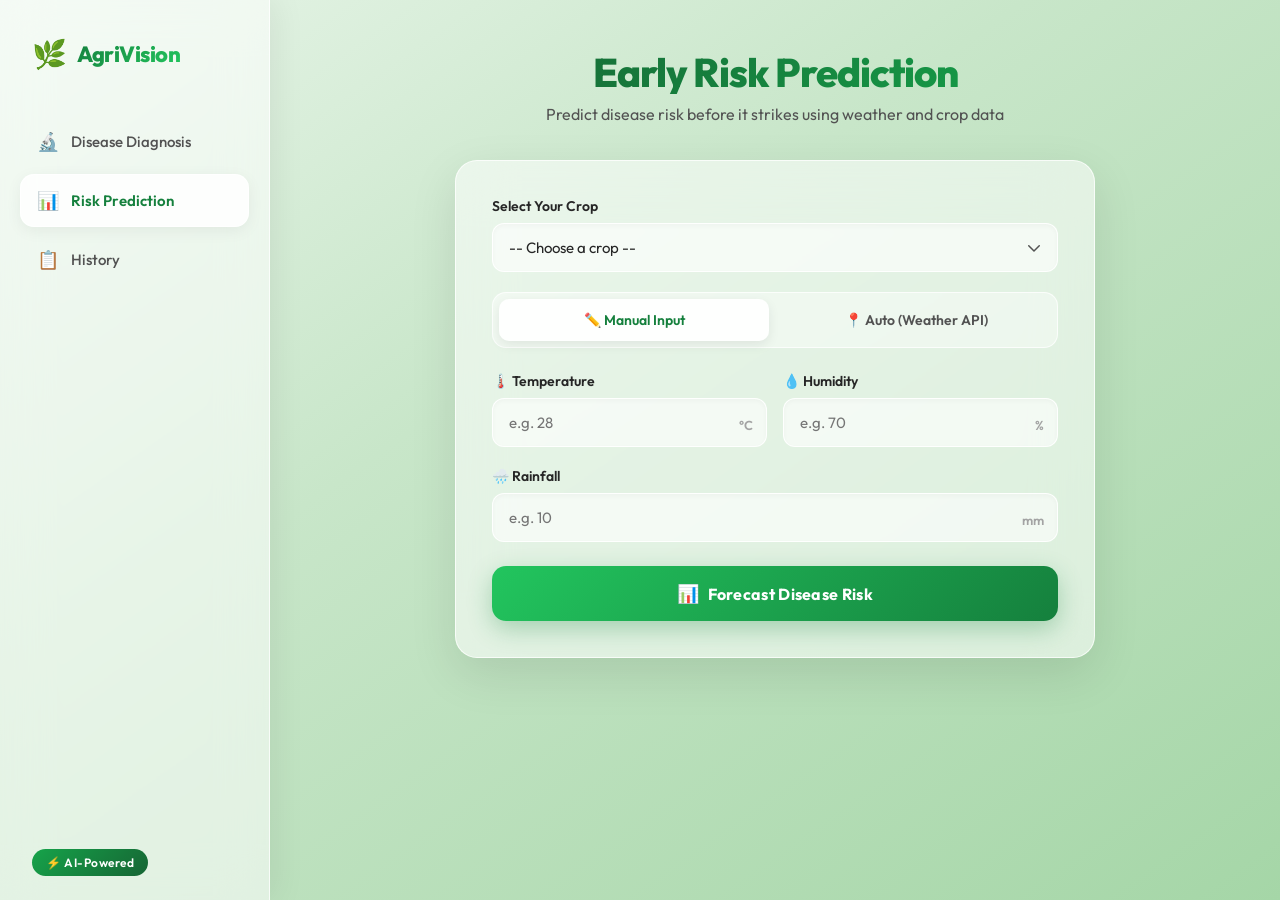
<file: frontend/before.html>
<!DOCTYPE html>
<html lang="en">
<head>
  <meta charset="UTF-8">
  <meta name="viewport" content="width=device-width, initial-scale=1.0">
  <meta name="description" content="AgriVision AI – Predict crop disease risk using weather conditions before infection occurs.">
  <title>AgriVision – Risk Prediction</title>
  <link rel="preconnect" href="https://fonts.googleapis.com">
  <link href="https://fonts.googleapis.com/css2?family=Outfit:wght@300;400;500;600;700;800&display=swap" rel="stylesheet">
  <link rel="stylesheet" href="style.css">
</head>
<body>

<!-- Sidebar -->
<nav class="sidebar" id="sidebar">
  <div class="logo">
    <span class="logo-icon">🌿</span>
    <span class="logo-text">AgriVision</span>
  </div>
  <div class="nav-group">
    <a href="index.html" class="nav-item" id="nav-after">
      <span class="nav-icon">🔬</span>
      <span>Disease Diagnosis</span>
    </a>
    <a href="before.html" class="nav-item active" id="nav-before">
      <span class="nav-icon">📊</span>
      <span>Risk Prediction</span>
    </a>
    <a href="history.html" class="nav-item" id="nav-history">
      <span class="nav-icon">📋</span>
      <span>History</span>
    </a>
  </div>
  <div class="sidebar-footer">
    <span class="badge-ai">⚡ AI-Powered</span>
  </div>
</nav>

<!-- Mobile Header -->
<div class="mobile-header">
  <button class="hamburger" onclick="toggleSidebar()" id="hamburgerBtn" aria-label="Toggle menu">
    <span></span><span></span><span></span>
  </button>
  <div class="logo logo-mobile">🌿 AgriVision</div>
</div>
<div class="sidebar-overlay" id="sidebarOverlay" onclick="closeSidebar()"></div>

<!-- Main Content -->
<main class="main">
  <div class="page-header">
    <h1>Early Risk Prediction</h1>
    <p class="page-subtitle">Predict disease risk before it strikes using weather and crop data</p>
  </div>

  <div class="card">
    <!-- Crop Selector -->
    <div class="input-group">
      <label for="crop">Select Your Crop</label>
      <select id="crop">
        <option value="">-- Choose a crop --</option>
      </select>
    </div>

    <!-- Mode Toggle -->
    <div class="mode-toggle">
      <button class="mode-btn active-mode" id="manualBtn" onclick="setManualMode()">
        ✏️ Manual Input
      </button>
      <button class="mode-btn" id="autoBtn" onclick="setAutoMode()">
        📍 Auto (Weather API)
      </button>
    </div>

    <!-- Manual Inputs -->
    <div id="manualSection" class="weather-section">
      <div class="input-row">
        <div class="input-group">
          <label for="temp">🌡️ Temperature</label>
          <input type="number" id="temp" placeholder="e.g. 28" step="0.1" min="-20" max="60">
          <span class="input-unit">°C</span>
        </div>
        <div class="input-group">
          <label for="humidity">💧 Humidity</label>
          <input type="number" id="humidity" placeholder="e.g. 70" step="0.1" min="0" max="100">
          <span class="input-unit">%</span>
        </div>
      </div>
      <div class="input-group">
        <label for="rainfall">🌧️ Rainfall</label>
        <input type="number" id="rainfall" placeholder="e.g. 10" step="0.1" min="0" max="500">
        <span class="input-unit">mm</span>
      </div>
    </div>

    <!-- Auto Weather Section -->
    <div id="autoSection" style="display:none;" class="weather-section">
      <button class="btn-secondary" onclick="getCurrentLocationWeather()">
        📍 Use My Current Location
      </button>
      <div class="weather-card" id="weatherCard" style="display:none;">
        <div class="weather-item" id="weatherInfo"></div>
        <div class="weather-grid">
          <div class="weather-stat">
            <span class="stat-label">Temperature</span>
            <span class="stat-value" id="tempDisplay">--</span>
          </div>
          <div class="weather-stat">
            <span class="stat-label">Humidity</span>
            <span class="stat-value" id="humDisplay">--</span>
          </div>
          <div class="weather-stat">
            <span class="stat-label">Rainfall</span>
            <span class="stat-value" id="rainDisplay">--</span>
          </div>
        </div>
        <input type="hidden" id="temp">
        <input type="hidden" id="humidity">
        <input type="hidden" id="rainfall">
      </div>
    </div>

    <button class="btn-primary" onclick="predictRisk()">
      <span class="btn-icon">📊</span> Forecast Disease Risk
    </button>

    <!-- Loading -->
    <div class="spinner-container" id="riskSpinner" style="display:none;">
      <div class="spinner"></div>
      <p>Analyzing risk factors...</p>
    </div>

    <!-- Result -->
    <div id="riskResult"></div>
  </div>
</main>

<script src="disease_data.js"></script>
<script src="risk_model.js"></script>
<script src="script.js"></script>
</body>
</html>
</file>
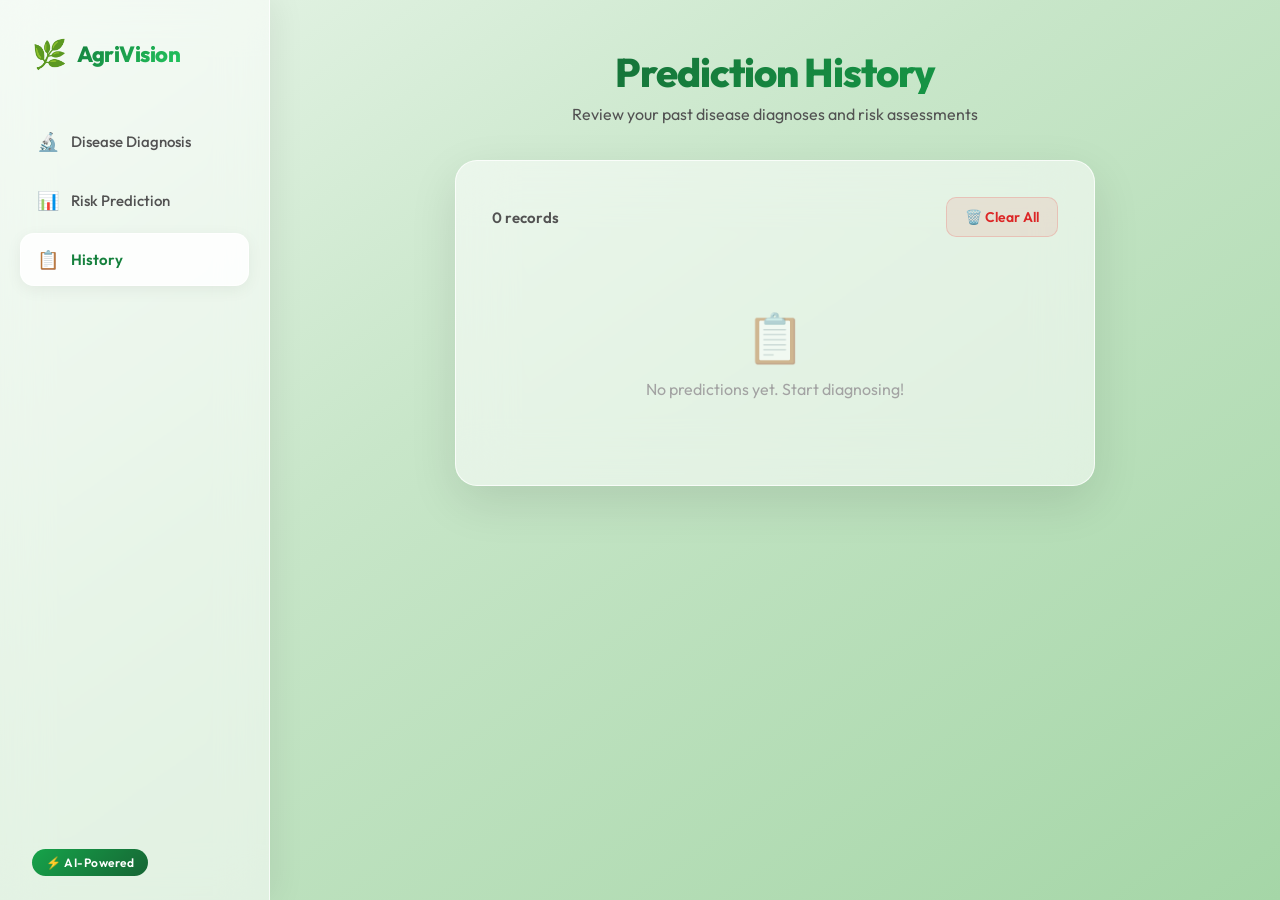
<file: frontend/history.html>
<!DOCTYPE html>
<html lang="en">
<head>
  <meta charset="UTF-8">
  <meta name="viewport" content="width=device-width, initial-scale=1.0">
  <meta name="description" content="AgriVision AI – View your prediction history for disease diagnoses and risk assessments.">
  <title>AgriVision – Prediction History</title>
  <link rel="preconnect" href="https://fonts.googleapis.com">
  <link href="https://fonts.googleapis.com/css2?family=Outfit:wght@300;400;500;600;700;800&display=swap" rel="stylesheet">
  <link rel="stylesheet" href="style.css">
</head>
<body>

<!-- Sidebar -->
<nav class="sidebar" id="sidebar">
  <div class="logo">
    <span class="logo-icon">🌿</span>
    <span class="logo-text">AgriVision</span>
  </div>
  <div class="nav-group">
    <a href="index.html" class="nav-item" id="nav-after">
      <span class="nav-icon">🔬</span>
      <span>Disease Diagnosis</span>
    </a>
    <a href="before.html" class="nav-item" id="nav-before">
      <span class="nav-icon">📊</span>
      <span>Risk Prediction</span>
    </a>
    <a href="history.html" class="nav-item active" id="nav-history">
      <span class="nav-icon">📋</span>
      <span>History</span>
    </a>
  </div>
  <div class="sidebar-footer">
    <span class="badge-ai">⚡ AI-Powered</span>
  </div>
</nav>

<!-- Mobile Header -->
<div class="mobile-header">
  <button class="hamburger" onclick="toggleSidebar()" id="hamburgerBtn" aria-label="Toggle menu">
    <span></span><span></span><span></span>
  </button>
  <div class="logo logo-mobile">🌿 AgriVision</div>
</div>
<div class="sidebar-overlay" id="sidebarOverlay" onclick="closeSidebar()"></div>

<!-- Main Content -->
<main class="main">
  <div class="page-header">
    <h1>Prediction History</h1>
    <p class="page-subtitle">Review your past disease diagnoses and risk assessments</p>
  </div>

  <div class="card">
    <div class="history-toolbar">
      <span id="historyCount" class="history-count">Loading...</span>
      <button class="btn-danger" onclick="clearHistory()">🗑️ Clear All</button>
    </div>
    <div id="historyContainer"></div>
  </div>
</main>

<script src="disease_data.js"></script>
<script src="risk_model.js"></script>
<script src="script.js"></script>
</body>
</html>
</file>
<file: frontend/style.css>
@import url('https://fonts.googleapis.com/css2?family=Outfit:wght@300;400;500;600;700;800&display=swap');

/* =============================================
   DESIGN TOKENS
============================================= */
:root {
  --green-50:  #f0fdf4;
  --green-100: #dcfce7;
  --green-200: #bbf7d0;
  --green-400: #4ade80;
  --green-500: #22c55e;
  --green-600: #16a34a;
  --green-700: #15803d;
  --green-800: #166534;
  --green-900: #14532d;

  --red-400: #f87171;
  --red-500: #ef4444;
  --red-600: #dc2626;

  --amber-400: #fbbf24;
  --amber-500: #f59e0b;

  --neutral-50:  #fafafa;
  --neutral-100: #f5f5f5;
  --neutral-200: #e5e5e5;
  --neutral-400: #a3a3a3;
  --neutral-600: #525252;
  --neutral-800: #262626;
  --neutral-900: #171717;

  --sidebar-w: 270px;
  --card-radius: 22px;
  --glass: rgba(255,255,255,0.55);
  --glass-border: rgba(255,255,255,0.75);
  --glass-shadow: 0 16px 48px rgba(0,0,0,0.10);
  --transition: all 0.3s cubic-bezier(0.4,0,0.2,1);
}

/* =============================================
   GLOBAL RESET
============================================= */
*, *::before, *::after {
  margin: 0; padding: 0;
  box-sizing: border-box;
}

html { scroll-behavior: smooth; }

body {
  font-family: 'Outfit', sans-serif;
  display: flex;
  min-height: 100vh;
  background: linear-gradient(145deg, #e8f5e9 0%, #c8e6c9 40%, #a5d6a7 100%);
  background-attachment: fixed;
  color: var(--neutral-800);
  overflow-x: hidden;
}

/* =============================================
   SIDEBAR
============================================= */
.sidebar {
  width: var(--sidebar-w);
  min-height: 100vh;
  background: var(--glass);
  backdrop-filter: blur(24px);
  -webkit-backdrop-filter: blur(24px);
  border-right: 1px solid var(--glass-border);
  padding: 36px 20px 24px;
  display: flex;
  flex-direction: column;
  gap: 0;
  box-shadow: 4px 0 32px rgba(0,0,0,0.07);
  position: sticky;
  top: 0;
  height: 100vh;
  z-index: 100;
  transition: var(--transition);
}

.logo {
  display: flex;
  align-items: center;
  gap: 10px;
  padding: 0 12px;
  margin-bottom: 44px;
}

.logo-icon { font-size: 28px; }
.logo-text {
  font-size: 22px;
  font-weight: 800;
  background: linear-gradient(135deg, var(--green-700), var(--green-500));
  -webkit-background-clip: text;
  -webkit-text-fill-color: transparent;
  background-clip: text;
  letter-spacing: -0.5px;
}

.nav-group { flex: 1; display: flex; flex-direction: column; gap: 6px; }

.nav-item {
  display: flex;
  align-items: center;
  gap: 12px;
  padding: 14px 16px;
  border-radius: 14px;
  text-decoration: none;
  font-size: 15px;
  font-weight: 500;
  color: var(--neutral-600);
  transition: var(--transition);
  border: 1px solid transparent;
}

.nav-icon { font-size: 18px; }

.nav-item:hover {
  background: rgba(255,255,255,0.7);
  color: var(--green-700);
  transform: translateX(4px);
  border-color: var(--glass-border);
}

.nav-item.active {
  background: rgba(255,255,255,0.85);
  color: var(--green-700);
  font-weight: 600;
  border-color: var(--glass-border);
  box-shadow: 0 4px 16px rgba(0,0,0,0.06);
}

.sidebar-footer { margin-top: auto; padding: 0 12px; }
.badge-ai {
  display: inline-block;
  background: linear-gradient(135deg, var(--green-600), var(--green-800));
  color: #fff;
  font-size: 12px;
  font-weight: 600;
  padding: 6px 14px;
  border-radius: 999px;
  letter-spacing: 0.5px;
}

/* =============================================
   MOBILE HEADER
============================================= */
.mobile-header {
  display: none;
  align-items: center;
  justify-content: space-between;
  padding: 16px 20px;
  background: var(--glass);
  backdrop-filter: blur(20px);
  -webkit-backdrop-filter: blur(20px);
  border-bottom: 1px solid var(--glass-border);
  position: sticky;
  top: 0;
  z-index: 200;
}

.logo-mobile { font-size: 18px; font-weight: 700; color: var(--green-700); }

.hamburger {
  width: 40px; height: 40px;
  background: rgba(255,255,255,0.6);
  border: 1px solid var(--glass-border);
  border-radius: 10px;
  display: flex;
  flex-direction: column;
  align-items: center;
  justify-content: center;
  gap: 5px;
  cursor: pointer;
  padding: 0;
}
.hamburger span {
  display: block;
  width: 18px; height: 2px;
  background: var(--green-700);
  border-radius: 2px;
  transition: var(--transition);
}

.sidebar-overlay {
  display: none;
  position: fixed;
  inset: 0;
  background: rgba(0,0,0,0.35);
  z-index: 150;
  opacity: 0;
  transition: opacity 0.3s;
}
.sidebar-overlay.visible { display: block; opacity: 1; }

/* =============================================
   MAIN CONTENT
============================================= */
.main {
  flex: 1;
  padding: 50px 40px;
  display: flex;
  flex-direction: column;
  align-items: center;
  max-width: calc(100% - var(--sidebar-w));
}

.page-header {
  width: 100%;
  max-width: 640px;
  text-align: center;
  margin-bottom: 36px;
}

h1 {
  font-size: 40px;
  font-weight: 800;
  background: linear-gradient(135deg, var(--green-800) 0%, var(--green-600) 100%);
  -webkit-background-clip: text;
  -webkit-text-fill-color: transparent;
  background-clip: text;
  letter-spacing: -1px;
  line-height: 1.1;
}

.page-subtitle {
  margin-top: 10px;
  font-size: 16px;
  color: var(--neutral-600);
  font-weight: 400;
}

/* =============================================
   CARD
============================================= */
.card {
  width: 100%;
  max-width: 640px;
  background: var(--glass);
  backdrop-filter: blur(28px);
  -webkit-backdrop-filter: blur(28px);
  border-radius: var(--card-radius);
  border: 1px solid var(--glass-border);
  box-shadow: var(--glass-shadow);
  padding: 36px;
  transition: var(--transition);
}

/* =============================================
   MODEL STATUS
============================================= */
.model-status {
  display: flex;
  align-items: center;
  gap: 10px;
  background: rgba(255,255,255,0.6);
  border: 1px solid var(--glass-border);
  border-radius: 12px;
  padding: 12px 16px;
  margin-bottom: 24px;
  font-size: 14px;
  font-weight: 500;
  color: var(--neutral-600);
}

.status-dot {
  width: 10px; height: 10px;
  border-radius: 50%;
  flex-shrink: 0;
}
.status-dot.loading {
  background: var(--amber-500);
  animation: pulse 1.2s ease-in-out infinite;
}
.status-dot.ready { background: var(--green-500); }
.status-dot.error { background: var(--red-500); }

@keyframes pulse {
  0%, 100% { opacity: 1; transform: scale(1); }
  50% { opacity: 0.5; transform: scale(0.8); }
}

/* =============================================
   UPLOAD ZONE
============================================= */
.upload-zone {
  position: relative;
  border: 2px dashed rgba(74,222,128,0.5);
  border-radius: 18px;
  background: rgba(255,255,255,0.35);
  transition: var(--transition);
  cursor: pointer;
  margin-bottom: 24px;
  overflow: hidden;
}
.upload-zone:hover, .upload-zone.drag-over {
  border-color: var(--green-500);
  background: rgba(255,255,255,0.6);
  transform: scale(1.01);
}
.upload-zone.drag-over { box-shadow: 0 0 0 4px rgba(74,222,128,0.2); }

.upload-zone input[type="file"] {
  position: absolute;
  inset: 0;
  opacity: 0;
  cursor: pointer;
  z-index: 2;
}

.upload-content {
  padding: 40px;
  display: flex;
  flex-direction: column;
  align-items: center;
  gap: 10px;
}
.upload-icon { font-size: 42px; }
.upload-title { font-weight: 600; font-size: 16px; color: var(--neutral-800); }
.upload-subtitle { font-size: 13px; color: var(--neutral-400); }

.preview-container {
  display: none;
  flex-direction: column;
  align-items: center;
  gap: 12px;
  padding: 20px;
}
.preview-container img {
  max-width: 100%;
  max-height: 280px;
  border-radius: 12px;
  object-fit: contain;
  box-shadow: 0 8px 24px rgba(0,0,0,0.12);
}
.remove-btn {
  background: rgba(239,68,68,0.1);
  color: var(--red-500);
  border: 1px solid rgba(239,68,68,0.2);
  padding: 8px 16px;
  border-radius: 8px;
  font-size: 13px;
  font-weight: 600;
  cursor: pointer;
  transition: var(--transition);
  width: auto;
  box-shadow: none;
}
.remove-btn:hover {
  background: rgba(239,68,68,0.2);
  transform: none;
  box-shadow: none;
}

/* =============================================
   INPUTS & LABELS
============================================= */
.input-group {
  display: flex;
  flex-direction: column;
  margin-bottom: 20px;
  position: relative;
}

.input-row {
  display: grid;
  grid-template-columns: 1fr 1fr;
  gap: 16px;
}

label {
  font-size: 14px;
  font-weight: 600;
  color: var(--neutral-700, var(--neutral-800));
  margin-bottom: 8px;
}

input, select {
  width: 100%;
  padding: 14px 16px;
  background: rgba(255,255,255,0.6);
  border: 1.5px solid rgba(255,255,255,0.9);
  border-radius: 12px;
  font-size: 15px;
  font-family: inherit;
  color: var(--neutral-800);
  outline: none;
  transition: var(--transition);
  box-shadow: inset 0 2px 4px rgba(0,0,0,0.03);
}

input:focus, select:focus {
  border-color: var(--green-500);
  background: rgba(255,255,255,0.85);
  box-shadow: 0 0 0 3.5px rgba(74,222,128,0.18);
}

select { appearance: none; background-image: url("data:image/svg+xml,%3Csvg xmlns='http://www.w3.org/2000/svg' fill='none' viewBox='0 0 24 24' stroke='%23525252'%3E%3Cpath stroke-linecap='round' stroke-linejoin='round' stroke-width='2' d='M19 9l-7 7-7-7'/%3E%3C/svg%3E"); background-repeat: no-repeat; background-position: right 14px center; background-size: 18px; }

.input-unit {
  position: absolute;
  right: 14px;
  bottom: 14px;
  font-size: 13px;
  font-weight: 600;
  color: var(--neutral-400);
  pointer-events: none;
}

/* =============================================
   BUTTONS
============================================= */
.btn-primary {
  width: 100%;
  padding: 16px 24px;
  background: linear-gradient(135deg, var(--green-500), var(--green-700));
  color: #fff;
  border: none;
  border-radius: 14px;
  font-size: 16px;
  font-weight: 700;
  font-family: inherit;
  cursor: pointer;
  box-shadow: 0 8px 24px rgba(21,128,61,0.3);
  transition: var(--transition);
  display: flex;
  align-items: center;
  justify-content: center;
  gap: 8px;
  letter-spacing: 0.3px;
}
.btn-primary:hover:not(:disabled) {
  transform: translateY(-3px);
  box-shadow: 0 12px 32px rgba(21,128,61,0.4);
}
.btn-primary:disabled {
  opacity: 0.6;
  cursor: not-allowed;
  transform: none;
}
.btn-icon { font-size: 18px; }

.btn-secondary {
  width: 100%;
  padding: 14px 20px;
  background: rgba(255,255,255,0.7);
  color: var(--green-700);
  border: 1.5px solid var(--glass-border);
  border-radius: 12px;
  font-size: 15px;
  font-weight: 600;
  font-family: inherit;
  cursor: pointer;
  transition: var(--transition);
  box-shadow: 0 4px 12px rgba(0,0,0,0.06);
}
.btn-secondary:hover {
  background: rgba(255,255,255,0.9);
  transform: translateY(-2px);
  box-shadow: 0 8px 20px rgba(0,0,0,0.1);
}

.btn-danger {
  padding: 10px 18px;
  background: rgba(239,68,68,0.1);
  color: var(--red-600);
  border: 1px solid rgba(239,68,68,0.2);
  border-radius: 10px;
  font-size: 14px;
  font-weight: 600;
  font-family: inherit;
  cursor: pointer;
  transition: var(--transition);
  width: auto;
  box-shadow: none;
}
.btn-danger:hover {
  background: rgba(239,68,68,0.15);
  transform: none;
  box-shadow: none;
}

/* =============================================
   MODE TOGGLE
============================================= */
.mode-toggle {
  display: flex;
  gap: 12px;
  margin-bottom: 24px;
  background: rgba(255,255,255,0.4);
  border: 1px solid var(--glass-border);
  border-radius: 14px;
  padding: 6px;
}
.mode-btn {
  flex: 1;
  padding: 12px;
  background: transparent;
  color: var(--neutral-600);
  border: none;
  border-radius: 10px;
  font-size: 14px;
  font-weight: 600;
  font-family: inherit;
  cursor: pointer;
  transition: var(--transition);
  box-shadow: none;
}
.mode-btn:hover { background: rgba(255,255,255,0.6); transform: none; color: var(--green-700); box-shadow: none; }
.mode-btn.active-mode {
  background: rgba(255,255,255,0.9);
  color: var(--green-700);
  box-shadow: 0 4px 12px rgba(0,0,0,0.08);
}

/* =============================================
   WEATHER SECTION
============================================= */
.weather-section { margin-bottom: 24px; }

.weather-card {
  background: rgba(255,255,255,0.5);
  border: 1px solid var(--glass-border);
  border-radius: 16px;
  padding: 20px;
  margin-top: 14px;
}
.weather-item { font-size: 15px; color: var(--neutral-600); margin-bottom: 14px; }
.weather-grid {
  display: grid;
  grid-template-columns: repeat(3, 1fr);
  gap: 12px;
}
.weather-stat {
  background: rgba(255,255,255,0.6);
  border-radius: 12px;
  padding: 12px;
  text-align: center;
  border: 1px solid var(--glass-border);
}
.stat-label { display: block; font-size: 12px; color: var(--neutral-400); font-weight: 500; margin-bottom: 4px; }
.stat-value { display: block; font-size: 20px; font-weight: 700; color: var(--green-700); }

/* =============================================
   SPINNER
============================================= */
.spinner-container {
  display: flex;
  flex-direction: column;
  align-items: center;
  gap: 14px;
  padding: 30px;
  margin-top: 16px;
  color: var(--neutral-600);
  font-weight: 500;
}
.spinner {
  width: 44px; height: 44px;
  border: 4px solid rgba(74,222,128,0.2);
  border-top-color: var(--green-500);
  border-radius: 50%;
  animation: spin 0.8s linear infinite;
}
@keyframes spin { to { transform: rotate(360deg); } }

/* =============================================
   RESULT CARDS
============================================= */
.result-card {
  margin-top: 28px;
  border-radius: var(--card-radius);
  overflow: hidden;
  box-shadow: 0 16px 48px rgba(0,0,0,0.15);
}

.result-card.low-risk {
  background: linear-gradient(135deg, #1a7a4a 0%, #2ecc71 100%);
  color: #fff;
}
.result-card.medium {
  background: linear-gradient(135deg, #b45309 0%, #f59e0b 100%);
  color: #fff;
}
.result-card.high {
  background: linear-gradient(135deg, #991b1b 0%, #ef4444 100%);
  color: #fff;
}
.result-card.healthy {
  background: linear-gradient(135deg, #166534 0%, #22c55e 100%);
  color: #fff;
}

.result-header {
  display: flex;
  align-items: center;
  gap: 20px;
  padding: 28px;
}

.result-tag {
  font-size: 12px;
  font-weight: 700;
  text-transform: uppercase;
  letter-spacing: 1px;
  opacity: 0.85;
  margin-bottom: 8px;
}

.result-body h2 {
  font-size: 22px;
  font-weight: 700;
  line-height: 1.3;
  margin-bottom: 10px;
}
.result-body p { font-size: 14px; opacity: 0.9; margin-bottom: 6px; }

/* Severity Ring */
.severity-ring {
  flex-shrink: 0;
  width: 96px; height: 96px;
  border-radius: 50%;
  background: conic-gradient(rgba(255,255,255,0.9) var(--pct), rgba(255,255,255,0.2) var(--pct));
  display: flex;
  align-items: center;
  justify-content: center;
  box-shadow: 0 4px 16px rgba(0,0,0,0.2);
  position: relative;
}
.ring-inner {
  width: 72px; height: 72px;
  background: rgba(0,0,0,0.25);
  border-radius: 50%;
  display: flex;
  align-items: center;
  justify-content: center;
  font-size: 20px;
  font-weight: 800;
}

/* Confidence Bar */
.confidence-bar-label { font-size: 13px; opacity: 0.85; margin-bottom: 6px; }
.confidence-bar {
  width: 100%;
  height: 8px;
  background: rgba(255,255,255,0.25);
  border-radius: 999px;
  overflow: hidden;
  margin-top: 4px;
}
.confidence-fill {
  height: 100%;
  background: rgba(255,255,255,0.8);
  border-radius: 999px;
  transition: width 0.8s cubic-bezier(0.4,0,0.2,1);
}

/* Cure Section */
.cure-section {
  display: grid;
  grid-template-columns: 1fr 1fr;
  gap: 1px;
  background: rgba(0,0,0,0.1);
  border-top: 1px solid rgba(255,255,255,0.2);
}
.cure-card {
  padding: 20px 24px;
  background: rgba(0,0,0,0.15);
}
.cure-title {
  font-size: 12px;
  font-weight: 700;
  text-transform: uppercase;
  letter-spacing: 0.8px;
  opacity: 0.75;
  margin-bottom: 8px;
}
.cure-card p { font-size: 13px; line-height: 1.6; opacity: 0.9; }

.healthy-msg {
  padding: 20px 28px;
  border-top: 1px solid rgba(255,255,255,0.2);
  background: rgba(0,0,0,0.1);
  font-size: 14px;
  opacity: 0.9;
}

.risk-tips {
  padding: 16px 28px;
  background: rgba(0,0,0,0.12);
  border-top: 1px solid rgba(255,255,255,0.2);
  font-size: 14px;
}

/* =============================================
   HISTORY
============================================= */
.history-toolbar {
  display: flex;
  align-items: center;
  justify-content: space-between;
  margin-bottom: 20px;
}
.history-count {
  font-size: 15px;
  font-weight: 600;
  color: var(--neutral-600);
}

.history-card {
  background: rgba(255,255,255,0.65);
  border: 1px solid var(--glass-border);
  border-radius: 16px;
  padding: 20px 24px;
  margin-bottom: 14px;
  transition: var(--transition);
}
.history-card:hover {
  transform: translateY(-3px);
  box-shadow: 0 8px 24px rgba(0,0,0,0.1);
  background: rgba(255,255,255,0.85);
}
.history-header {
  display: flex;
  align-items: center;
  justify-content: space-between;
  margin-bottom: 10px;
  gap: 12px;
  flex-wrap: wrap;
}
.history-badge {
  font-size: 12px;
  font-weight: 700;
  padding: 4px 12px;
  border-radius: 999px;
}
.badge-disease {
  background: rgba(21,128,61,0.12);
  color: var(--green-700);
}
.badge-risk {
  background: rgba(180,83,9,0.12);
  color: var(--amber-500);
}
.history-date {
  font-size: 12px;
  color: var(--neutral-400);
}
.history-card p { font-size: 14px; color: var(--neutral-600); margin-bottom: 4px; }
.history-card p strong { color: var(--neutral-800); }

.empty-history {
  display: flex;
  flex-direction: column;
  align-items: center;
  gap: 12px;
  padding: 50px 0;
  color: var(--neutral-400);
}
.empty-icon { font-size: 48px; opacity: 0.5; }

/* =============================================
   TOAST NOTIFICATIONS
============================================= */
.toast {
  position: fixed;
  bottom: 30px;
  left: 50%;
  transform: translateX(-50%) translateY(20px);
  background: rgba(23,23,23,0.92);
  color: #fff;
  padding: 14px 24px;
  border-radius: 12px;
  font-size: 14px;
  font-weight: 500;
  backdrop-filter: blur(10px);
  box-shadow: 0 8px 24px rgba(0,0,0,0.3);
  opacity: 0;
  transition: all 0.3s cubic-bezier(0.4,0,0.2,1);
  z-index: 9999;
  white-space: nowrap;
  pointer-events: none;
}
.toast.visible { opacity: 1; transform: translateX(-50%) translateY(0); }
.toast.toast-warning { background: rgba(180,83,9,0.92); }
.toast.toast-error { background: rgba(153,27,27,0.92); }
.toast.toast-success { background: rgba(21,128,61,0.92); }

/* =============================================
   ANIMATIONS
============================================= */
.slide-up {
  animation: slideUp 0.5s cubic-bezier(0.16,1,0.3,1) forwards;
}
@keyframes slideUp {
  from { opacity: 0; transform: translateY(24px); }
  to   { opacity: 1; transform: translateY(0); }
}

/* =============================================
   RESPONSIVE
============================================= */
@media (max-width: 900px) {
  body { flex-direction: column; }

  .sidebar {
    position: fixed;
    left: -280px;
    height: 100%;
    z-index: 300;
    transition: left 0.3s cubic-bezier(0.4,0,0.2,1);
  }
  .sidebar.open { left: 0; }

  .mobile-header { display: flex; }

  .main {
    max-width: 100%;
    padding: 30px 20px;
    padding-top: 20px;
  }

  h1 { font-size: 30px; }

  .cure-section { grid-template-columns: 1fr; }

  .result-header { flex-direction: column; text-align: center; }

  .severity-ring { margin: 0 auto; }
}

@media (max-width: 520px) {
  .card { padding: 24px 18px; }
  .input-row { grid-template-columns: 1fr; }
  .history-header { flex-direction: column; align-items: flex-start; }
  .mode-toggle { flex-direction: column; }
  .weather-grid { grid-template-columns: repeat(3,1fr); }
}
</file>
